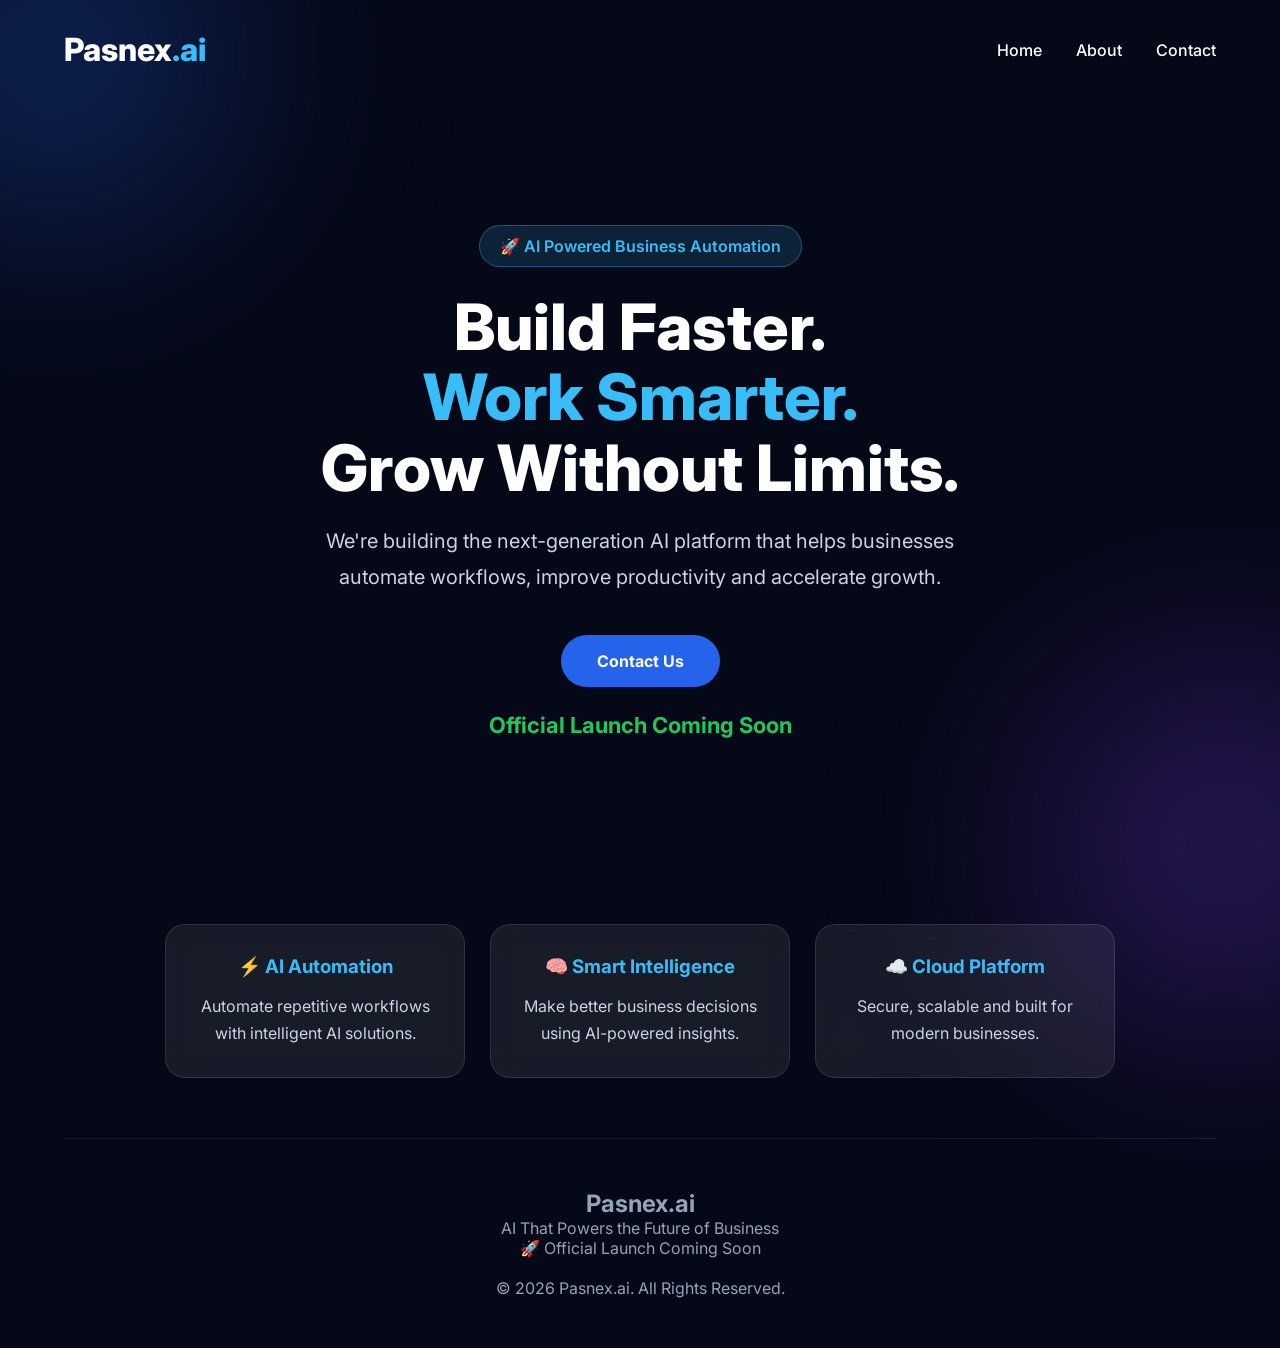
<file: index.html>
<!DOCTYPE html>
<html lang="en">
<head>

<meta charset="UTF-8">

<meta name="viewport"
content="width=device-width, initial-scale=1.0">

<title>Pasnex.ai | Coming Soon</title>

<link rel="preconnect"
href="https://fonts.googleapis.com">

<link rel="preconnect"
href="https://fonts.gstatic.com"
crossorigin>

<link href="https://fonts.googleapis.com/css2?family=Inter:wght@400;600;700;800&display=swap"
rel="stylesheet">

<style>

*{
margin:0;
padding:0;
box-sizing:border-box;
font-family:'Inter',sans-serif;
}
body{
background:#050816;
color:#ffffff;
overflow-x:hidden;
}

.container{
width:90%;
max-width:1200px;
margin:auto;
}

header{
display:flex;
justify-content:space-between;
align-items:center;
padding:30px 0;
}

.logo{
font-size:32px;
font-weight:800;
}

.logo span{
color:#38bdf8;
}nav a{
color:#ffffff;
text-decoration:none;
margin-left:30px;
font-weight:500;
transition:.3s;
}

nav a:hover{
color:#38bdf8;
}

body::before{
content:"";
position:fixed;
width:350px;
height:350px;
background:#2563eb;
top:-120px;
left:-120px;
border-radius:50%;
filter:blur(120px);
opacity:.35;
z-index:-1;
}

body::after{
content:"";
position:fixed;
width:350px;
height:350px;
background:#7c3aed;
bottom:-120px;
right:-120px;
border-radius:50%;
filter:blur(120px);
opacity:.35;
z-index:-1;
}.hero{
min-height:85vh;
display:flex;
justify-content:center;
align-items:center;
text-align:center;
}

.badge{
display:inline-block;
padding:10px 20px;
background:rgba(56,189,248,.15);
border:1px solid rgba(56,189,248,.35);
border-radius:40px;
color:#38bdf8;
margin-bottom:25px;
font-weight:600;
}

.hero h1{
font-size:64px;
font-weight:800;
line-height:1.1;
margin-bottom:20px;
}

.hero h1 span{
color:#38bdf8;
}

.hero p{
max-width:700px;
margin:auto;
font-size:20px;
line-height:1.8;
color:#cbd5e1;
}.btn{
display:inline-block;
margin-top:40px;
padding:16px 36px;
background:#2563eb;
color:#fff;
text-decoration:none;
border-radius:50px;
font-weight:700;
transition:.3s;
}

.btn:hover{
transform:translateY(-4px);
box-shadow:0 15px 35px rgba(37,99,235,.45);
}

.launch{
margin-top:25px;
font-size:22px;
color:#22c55e;
font-weight:700;
}

@media(max-width:768px){

.hero h1{
font-size:42px;
}

.hero p{
font-size:17px;
}

header{
flex-direction:column;
gap:20px;
}

}

</style>

<body>

<div class="container">

<header>

<div class="logo">
Pasnex<span>.ai</span>
</div>

<nav>
<a href="#">Home</a>
<a href="#">About</a>
<a href="#">Contact</a>
</nav>

</header>
<section class="hero">

<div>

<div class="badge">
🚀 AI Powered Business Automation
</div>

<h1>

Build Faster.<br>

<span>Work Smarter.</span><br>

Grow Without Limits.

</h1>

<p>

We're building the next-generation AI platform
that helps businesses automate workflows,
improve productivity and accelerate growth.

</p>

<a href="mailto:info@pasnex.com" class="btn">

Contact Us

</a>

<div class="launch">

Official Launch Coming Soon

</div>

</div>

</section>
<section class="features">

<div class="feature">
<h3>⚡ AI Automation</h3>
<p>Automate repetitive workflows with intelligent AI solutions.</p>
</div>

<div class="feature">
<h3>🧠 Smart Intelligence</h3>
<p>Make better business decisions using AI-powered insights.</p>
</div>

<div class="feature">
<h3>☁️ Cloud Platform</h3>
<p>Secure, scalable and built for modern businesses.</p>
</div>

</section>
<style>

.features{
display:flex;
justify-content:center;
gap:25px;
flex-wrap:wrap;
padding:60px 0;
}

.feature{
width:300px;
padding:30px;
background:rgba(255,255,255,.08);
border:1px solid rgba(255,255,255,.10);
border-radius:20px;
text-align:center;
backdrop-filter:blur(15px);
transition:.3s;
}

.feature:hover{
transform:translateY(-8px);
border-color:#38bdf8;
box-shadow:0 15px 35px rgba(56,189,248,.25);
}

.feature h3{
color:#38bdf8;
margin-bottom:15px;
}

.feature p{
color:#cbd5e1;
line-height:1.7;
}

footer{
text-align:center;
padding:50px 20px;
border-top:1px solid rgba(255,255,255,.08);
color:#94a3b8;
}

</style>

<footer>
<h2>Pasnex.ai</h2>
<p>AI That Powers the Future of Business</p>
<p>🚀 Official Launch Coming Soon</p>
<p style="margin-top:20px;">© 2026 Pasnex.ai. All Rights Reserved.</p>
</footer>

</div>

</body>
</html>
</file>
